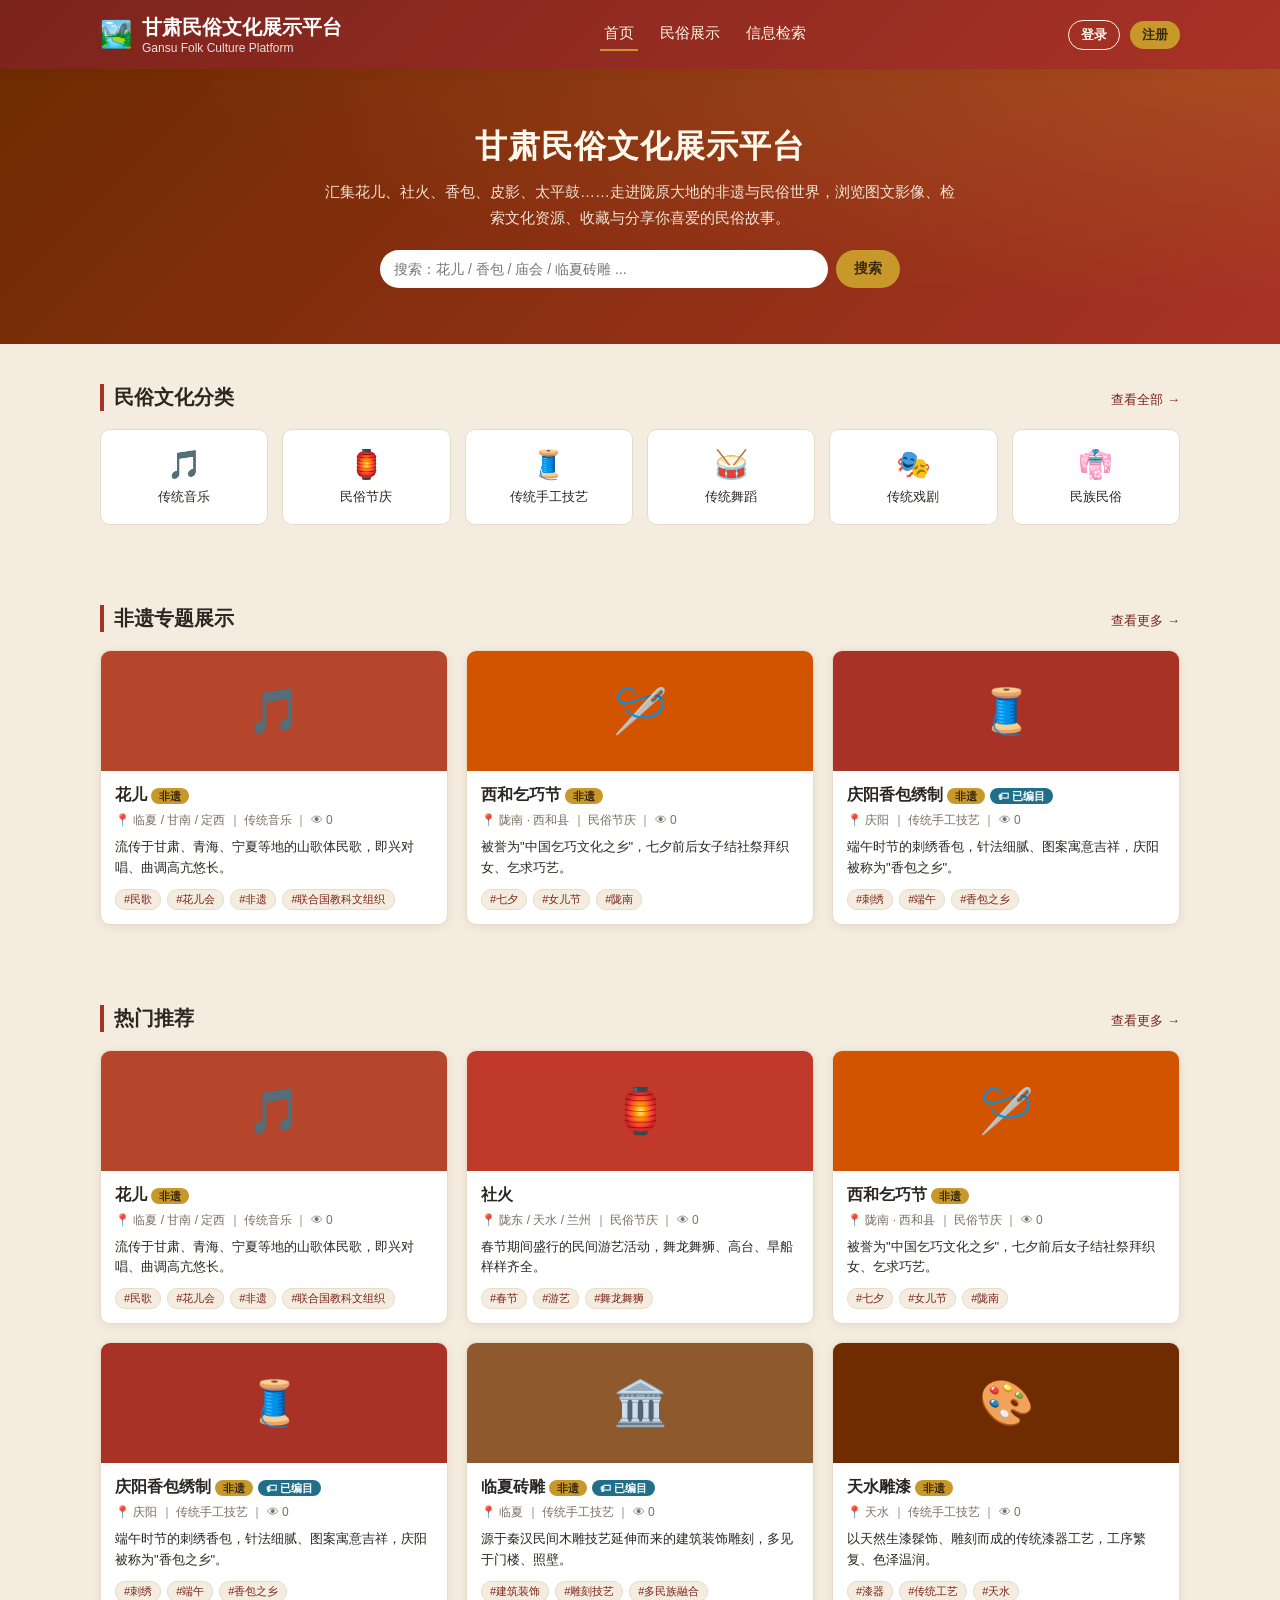
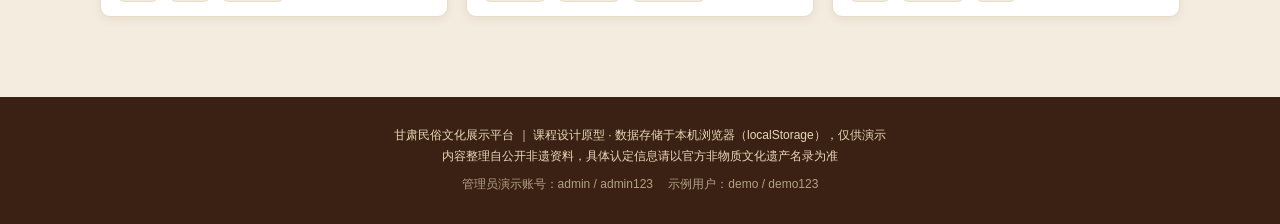
<file: linux-experiment/gansu-folk-culture-platform/index.html>
<!DOCTYPE html>
<html lang="zh-CN">
<head>
<meta charset="UTF-8">
<meta name="viewport" content="width=device-width, initial-scale=1.0">
<title>甘肃民俗文化展示平台 - 首页</title>
<link rel="stylesheet" href="css/style.css">
</head>
<body>
<header class="site-header" id="site-header"></header>

<section class="hero">
  <h1>甘肃民俗文化展示平台</h1>
  <p>汇集花儿、社火、香包、皮影、太平鼓……走进陇原大地的非遗与民俗世界，浏览图文影像、检索文化资源、收藏与分享你喜爱的民俗故事。</p>
  <form class="search-quick" id="quickSearchForm">
    <input type="text" id="quickSearchInput" placeholder="搜索：花儿 / 香包 / 庙会 / 临夏砖雕 ...">
    <button class="btn" type="submit">搜索</button>
  </form>
</section>

<main class="container">

  <div class="section">
    <div class="section-title"><h2>民俗文化分类</h2><a href="browse.html">查看全部 →</a></div>
    <div class="category-grid" id="categoryGrid"></div>
  </div>

  <div class="section">
    <div class="section-title"><h2>非遗专题展示</h2><a href="browse.html?heritage=1">查看更多 →</a></div>
    <div class="card-grid" id="heritageGrid"></div>
  </div>

  <div class="section">
    <div class="section-title"><h2>热门推荐</h2><a href="search.html?sort=views">查看更多 →</a></div>
    <div class="card-grid" id="hotGrid"></div>
  </div>

</main>

<footer class="site-footer" id="site-footer"></footer>

<script src="js/data.js"></script>
<script src="js/app.js"></script>
<script src="js/auth.js"></script>
<script src="js/interactions.js"></script>
<script src="js/catalog.js"></script>
<script>
initLayout('home');

// 分类导航
const categoryGrid = document.getElementById('categoryGrid');
categoryGrid.innerHTML = CATEGORIES.map(c =>
  `<a class="category-card" href="browse.html?cat=${c.id}" style="text-decoration:none;">
     <span class="icon">${c.icon}</span><span class="name">${c.name}</span>
   </a>`).join('');

const published = getResources().filter(r => r.status === 'published');

// 非遗专题
const heritageItems = published.filter(r => r.nonHeritage).slice(0, 3);
document.getElementById('heritageGrid').innerHTML = heritageItems.map(resourceCardHtml).join('') || '<div class="empty-state">暂无内容</div>';

// 热门推荐（按浏览量，浏览量相同则保持原顺序）
const hotItems = [...published].sort((a, b) => (b.views || 0) - (a.views || 0)).slice(0, 6);
document.getElementById('hotGrid').innerHTML = hotItems.map(resourceCardHtml).join('') || '<div class="empty-state">暂无内容</div>';

document.getElementById('quickSearchForm').addEventListener('submit', (e) => {
  e.preventDefault();
  const q = document.getElementById('quickSearchInput').value.trim();
  window.location.href = 'search.html' + (q ? ('?q=' + encodeURIComponent(q)) : '');
});
</script>
</body>
</html>
</file>
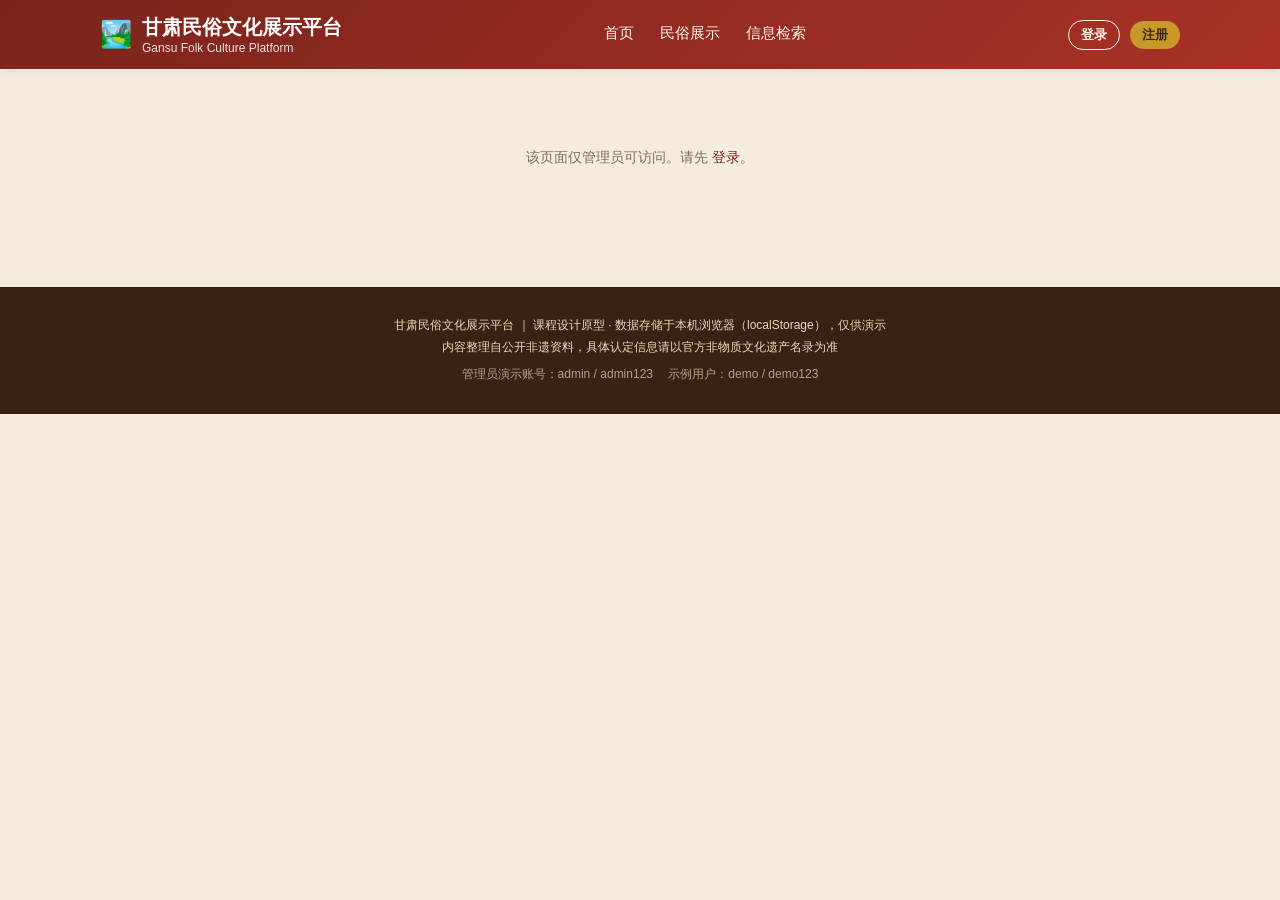
<file: linux-experiment/gansu-folk-culture-platform/admin.html>
<!DOCTYPE html>
<html lang="zh-CN">
<head>
<meta charset="UTF-8">
<meta name="viewport" content="width=device-width, initial-scale=1.0">
<title>管理后台 - 甘肃民俗文化展示平台</title>
<link rel="stylesheet" href="css/style.css">
</head>
<body>
<header class="site-header" id="site-header"></header>

<main class="container">
  <div class="section" id="guardArea"></div>

  <div class="section" id="adminArea" style="display:none;">
    <div class="section-title"><h2>系统管理后台</h2></div>

    <div class="tabs">
      <button class="tab-btn active" data-tab="users">用户管理</button>
      <button class="tab-btn" data-tab="catalog">资源管理（录入/修改/删除）</button>
      <button class="tab-btn" data-tab="rfid">RFID标签管理</button>
      <button class="tab-btn" data-tab="review">内容审核</button>
      <button class="tab-btn" data-tab="logs">系统日志</button>
      <button class="tab-btn" data-tab="backup">数据备份</button>
    </div>

    <div class="tab-panel active" id="tab-users">
      <table class="data-table">
        <thead><tr><th>用户名</th><th>昵称</th><th>角色</th><th>注册时间</th><th>状态</th><th>操作</th></tr></thead>
        <tbody id="userTableBody"></tbody>
      </table>
    </div>

    <!-- 联机编目模块：信息录入 / 信息修改 / 信息删除 -->
    <div class="tab-panel" id="tab-catalog">
      <p style="font-size:13px;color:var(--color-muted);margin-top:0;">联机编目：民俗项目（藏品）信息的录入、修改与删除，删除时将级联清理关联的评论、收藏与RFID标签绑定。</p>

      <div class="form-card" id="resourceFormCard" style="margin:0 0 20px;max-width:100%;display:none;">
        <h3 id="resourceFormTitle" style="margin-top:0;">新增民俗项目</h3>
        <form id="resourceForm">
          <input type="hidden" id="resId">
          <div class="form-group"><label>名称 *</label><input type="text" id="resTitle" required></div>
          <div class="form-group"><label>分类 *</label><select id="resCategory"></select></div>
          <div class="form-group"><label>地区</label><input type="text" id="resRegion" placeholder="如：临夏 / 甘南"></div>
          <div class="form-group"><label>呈现类型</label>
            <select id="resType"><option value="图文">图文</option><option value="文字">文字</option><option value="视频">视频</option></select>
          </div>
          <div class="form-group"><label>非遗级别说明</label><input type="text" id="resHeritage" placeholder="如：国家级 · 第一批（2006年）"></div>
          <div class="form-group"><label>图标 Emoji</label><input type="text" id="resIcon" placeholder="留空则按分类自动取图标"></div>
          <div class="form-group"><label>卡片摘要</label><textarea id="resSummary" style="min-height:60px;"></textarea></div>
          <div class="form-group"><label>详细介绍</label><textarea id="resContent" style="min-height:120px;"></textarea></div>
          <div class="form-group"><label>标签（逗号分隔）</label><input type="text" id="resTags" placeholder="如：非遗,刺绣,端午"></div>
          <div class="form-group"><label><input type="checkbox" id="resNonHeritage" style="width:auto;"> 标记为「非遗专题」</label></div>
          <div class="form-group"><label>发布状态</label>
            <select id="resStatus"><option value="pending">待审核</option><option value="published">已发布</option></select>
          </div>
          <div id="resourceFormAlert"></div>
          <div class="form-actions" style="display:flex;gap:10px;">
            <button class="btn" type="submit" style="width:auto;">保存</button>
            <button class="btn btn-ghost" type="button" id="resourceFormCancel" style="width:auto;">取消</button>
          </div>
        </form>
      </div>

      <div style="margin-bottom:14px;">
        <button class="btn" id="addResourceBtn">+ 新增民俗项目（信息录入）</button>
      </div>

      <table class="data-table">
        <thead><tr><th>名称</th><th>分类</th><th>地区</th><th>状态</th><th>RFID编目</th><th>操作</th></tr></thead>
        <tbody id="resManageTableBody"></tbody>
      </table>
    </div>

    <!-- 联机编目模块：RFID标签管理 -->
    <div class="tab-panel" id="tab-rfid">
      <p style="font-size:13px;color:var(--color-muted);margin-top:0;">为民俗项目（藏品）绑定RFID标签，并可模拟与RFID读写设备之间的写入/读取交互。</p>
      <table class="data-table">
        <thead><tr><th>民俗项目</th><th>标签编号</th><th>绑定时间</th><th>状态</th><th>操作</th></tr></thead>
        <tbody id="rfidTableBody"></tbody>
      </table>
    </div>

    <div class="tab-panel" id="tab-review">
      <table class="data-table">
        <thead><tr><th>标题</th><th>分类</th><th>地区</th><th>状态</th><th>操作</th></tr></thead>
        <tbody id="resTableBody"></tbody>
      </table>
    </div>

    <div class="tab-panel" id="tab-logs">
      <table class="data-table">
        <thead><tr><th>时间</th><th>操作</th><th>详情</th></tr></thead>
        <tbody id="logTableBody"></tbody>
      </table>
    </div>

    <div class="tab-panel" id="tab-backup">
      <div class="form-card" style="margin:0;max-width:520px;">
        <p style="font-size:14px;color:var(--color-muted);">将当前平台的全部数据（用户、民俗文化资源、评论与收藏记录）导出为一份 JSON 文件，便于备份或迁移。</p>
        <button class="btn" id="backupBtn">导出数据备份（JSON）</button>
        <div id="backupAlert" style="margin-top:12px;"></div>
      </div>
    </div>
  </div>
</main>

<footer class="site-footer" id="site-footer"></footer>

<script src="js/data.js"></script>
<script src="js/app.js"></script>
<script src="js/auth.js"></script>
<script src="js/interactions.js"></script>
<script src="js/catalog.js"></script>
<script>
initLayout('');

const me = getCurrentUser();
if (!me || me.role !== 'admin') {
  document.getElementById('guardArea').innerHTML = `<div class="empty-state">该页面仅管理员可访问。${me ? '' : '请先 <a href=\"login.html?next=admin.html\">登录</a>。'}</div>`;
} else {
  document.getElementById('adminArea').style.display = 'block';

  // ---------- 用户管理 ----------
  function renderUsers() {
    const users = getJSON(STORAGE_KEYS.USERS, []);
    document.getElementById('userTableBody').innerHTML = users.map(u => `
      <tr>
        <td>${escapeHtml(u.username)}</td>
        <td>${escapeHtml(u.nickname || '')}</td>
        <td>${u.role === 'admin' ? '管理员' : '注册用户'}</td>
        <td>${escapeHtml(u.registerTime || '')}</td>
        <td class="${u.status === 'active' ? 'status-active' : 'status-disabled'}">${u.status === 'active' ? '正常' : '已禁用'}</td>
        <td>
          ${u.role === 'admin' ? '<span style="color:var(--color-muted);">— </span>' :
            `<button class="btn btn-sm ${u.status === 'active' ? 'btn-danger' : ''}" data-id="${u.id}" data-action="toggle-user">${u.status === 'active' ? '禁用' : '启用'}</button>`}
        </td>
      </tr>`).join('');

    document.querySelectorAll('[data-action="toggle-user"]').forEach(btn => {
      btn.addEventListener('click', () => {
        const users = getJSON(STORAGE_KEYS.USERS, []);
        const u = users.find(x => x.id === btn.dataset.id);
        u.status = u.status === 'active' ? 'disabled' : 'active';
        setJSON(STORAGE_KEYS.USERS, users);
        addLog('用户状态变更', `${me.username} 将 ${u.username} 设为 ${u.status}`);
        renderUsers();
      });
    });
  }
  renderUsers();

  // ---------- 内容审核 ----------
  function renderResources() {
    const list = getResources();
    document.getElementById('resTableBody').innerHTML = list.map(r => `
      <tr>
        <td>${r.icon} ${escapeHtml(r.title)}</td>
        <td>${categoryName(r.category)}</td>
        <td>${escapeHtml(r.region)}</td>
        <td class="${r.status === 'published' ? 'status-published' : 'status-pending'}">${r.status === 'published' ? '已发布' : '待审核'}</td>
        <td>
          ${r.status === 'pending'
            ? `<button class="btn btn-sm" data-id="${r.id}" data-action="approve">审核通过</button>`
            : `<button class="btn btn-sm btn-danger" data-id="${r.id}" data-action="unpublish">下架</button>`}
        </td>
      </tr>`).join('');

    document.querySelectorAll('[data-action="approve"], [data-action="unpublish"]').forEach(btn => {
      btn.addEventListener('click', () => {
        const list = getResources();
        const r = list.find(x => x.id === btn.dataset.id);
        r.status = btn.dataset.action === 'approve' ? 'published' : 'pending';
        saveResources(list);
        addLog('内容审核', `${me.username} 将《${r.title}》设为 ${r.status}`);
        renderResources();
        if (typeof renderResourceManage === 'function') renderResourceManage();
        if (typeof renderLogs === 'function') renderLogs();
      });
    });
  }
  renderResources();

  // ---------- 联机编目：资源管理（信息录入 / 信息修改 / 信息删除） ----------
  const resCategorySelect = document.getElementById('resCategory');
  resCategorySelect.innerHTML = CATEGORIES.map(c => `<option value="${c.id}">${c.icon} ${c.name}</option>`).join('');

  const resourceFormCard = document.getElementById('resourceFormCard');
  const resourceForm = document.getElementById('resourceForm');

  function openResourceForm(resource) {
    resourceFormCard.style.display = 'block';
    document.getElementById('resourceFormAlert').innerHTML = '';
    if (resource) {
      document.getElementById('resourceFormTitle').textContent = '修改民俗项目';
      document.getElementById('resId').value = resource.id;
      document.getElementById('resTitle').value = resource.title;
      document.getElementById('resCategory').value = resource.category;
      document.getElementById('resRegion').value = resource.region || '';
      document.getElementById('resType').value = resource.type || '图文';
      document.getElementById('resHeritage').value = resource.heritage || '';
      document.getElementById('resIcon').value = resource.icon || '';
      document.getElementById('resSummary').value = resource.summary || '';
      document.getElementById('resContent').value = resource.content || '';
      document.getElementById('resTags').value = (resource.tags || []).join(',');
      document.getElementById('resNonHeritage').checked = !!resource.nonHeritage;
      document.getElementById('resStatus').value = resource.status || 'pending';
    } else {
      document.getElementById('resourceFormTitle').textContent = '新增民俗项目';
      resourceForm.reset();
      document.getElementById('resId').value = '';
    }
    resourceFormCard.scrollIntoView({ behavior: 'smooth', block: 'start' });
  }

  document.getElementById('addResourceBtn').addEventListener('click', () => openResourceForm(null));
  document.getElementById('resourceFormCancel').addEventListener('click', () => { resourceFormCard.style.display = 'none'; });

  resourceForm.addEventListener('submit', (e) => {
    e.preventDefault();
    const payload = {
      title: document.getElementById('resTitle').value,
      category: document.getElementById('resCategory').value,
      region: document.getElementById('resRegion').value,
      type: document.getElementById('resType').value,
      heritage: document.getElementById('resHeritage').value,
      icon: document.getElementById('resIcon').value,
      summary: document.getElementById('resSummary').value,
      content: document.getElementById('resContent').value,
      tags: document.getElementById('resTags').value,
      nonHeritage: document.getElementById('resNonHeritage').checked,
      status: document.getElementById('resStatus').value
    };
    const id = document.getElementById('resId').value;
    const result = id ? adminUpdateResource(id, payload) : adminAddResource(payload);
    const alertBox = document.getElementById('resourceFormAlert');
    if (!result.ok) {
      alertBox.innerHTML = `<div class="alert alert-error">${escapeHtml(result.msg)}</div>`;
      return;
    }
    resourceFormCard.style.display = 'none';
    renderResourceManage();
    renderResources();
    renderRfidTable();
    renderLogs();
  });

  function renderResourceManage() {
    const list = getResources();
    document.getElementById('resManageTableBody').innerHTML = list.length ? list.map(r => {
      const tag = getRfidByFolkId(r.id);
      const rfidCell = tag
        ? `🏷 ${escapeHtml(tag.tagCode)}（${rfidStatusLabel(tag.status)}）`
        : '<span style="color:var(--color-muted);">未绑定</span>';
      return `
      <tr>
        <td>${r.icon} ${escapeHtml(r.title)}</td>
        <td>${categoryName(r.category)}</td>
        <td>${escapeHtml(r.region)}</td>
        <td class="${r.status === 'published' ? 'status-published' : 'status-pending'}">${r.status === 'published' ? '已发布' : '待审核'}</td>
        <td>${rfidCell}</td>
        <td>
          <button class="btn btn-sm" data-id="${r.id}" data-action="edit-res">修改</button>
          <button class="btn btn-sm btn-danger" data-id="${r.id}" data-action="delete-res">删除</button>
        </td>
      </tr>`;
    }).join('') : '<tr><td colspan="6" style="text-align:center;color:var(--color-muted);">暂无民俗项目，请先录入</td></tr>';

    document.querySelectorAll('[data-action="edit-res"]').forEach(btn => {
      btn.addEventListener('click', () => openResourceForm(getResourceById(btn.dataset.id)));
    });
    document.querySelectorAll('[data-action="delete-res"]').forEach(btn => {
      btn.addEventListener('click', () => {
        const r = getResourceById(btn.dataset.id);
        if (!confirm(`确定删除民俗项目《${r.title}》吗？关联的评论、收藏与RFID标签绑定将一并删除，此操作不可恢复。`)) return;
        const result = adminDeleteResource(btn.dataset.id);
        if (!result.ok) { alert(result.msg); return; }
        renderResourceManage();
        renderResources();
        renderRfidTable();
        renderLogs();
      });
    });
  }
  renderResourceManage();

  // ---------- 联机编目：RFID标签管理 ----------
  function renderRfidTable() {
    const list = getResources();
    document.getElementById('rfidTableBody').innerHTML = list.length ? list.map(r => {
      const tag = getRfidByFolkId(r.id);
      if (!tag) {
        return `
        <tr>
          <td>${r.icon} ${escapeHtml(r.title)}</td>
          <td colspan="2" style="color:var(--color-muted);">未绑定</td>
          <td>—</td>
          <td><button class="btn btn-sm" data-id="${r.id}" data-action="bind-rfid">绑定标签</button></td>
        </tr>`;
      }
      return `
      <tr>
        <td>${r.icon} ${escapeHtml(r.title)}</td>
        <td>${escapeHtml(tag.tagCode)}</td>
        <td>${escapeHtml(tag.createTime)}</td>
        <td>
          <select data-id="${r.id}" data-action="status-rfid" style="padding:4px 8px;border:1px solid var(--color-border);border-radius:6px;">
            <option value="active" ${tag.status === 'active' ? 'selected' : ''}>正常</option>
            <option value="lost" ${tag.status === 'lost' ? 'selected' : ''}>挂失</option>
            <option value="disabled" ${tag.status === 'disabled' ? 'selected' : ''}>停用</option>
          </select>
        </td>
        <td>
          <button class="btn btn-sm" data-id="${r.id}" data-action="scan-rfid">模拟读取</button>
          <button class="btn btn-sm btn-danger" data-id="${r.id}" data-action="unbind-rfid">解绑</button>
        </td>
      </tr>`;
    }).join('') : '<tr><td colspan="5" style="text-align:center;color:var(--color-muted);">暂无民俗项目</td></tr>';

    document.querySelectorAll('[data-action="bind-rfid"]').forEach(btn => {
      btn.addEventListener('click', () => {
        const r = getResourceById(btn.dataset.id);
        const suggested = generateTagCode();
        const code = prompt(`为《${r.title}》绑定RFID标签编号（留空则使用自动生成的编号）：`, suggested);
        if (code === null) return; // 用户取消
        const result = bindRfidTag(btn.dataset.id, code);
        if (!result.ok) { alert(result.msg); return; }
        renderRfidTable();
        renderResourceManage();
        renderLogs();
      });
    });
    document.querySelectorAll('[data-action="unbind-rfid"]').forEach(btn => {
      btn.addEventListener('click', () => {
        if (!confirm('确定解绑该RFID标签吗？')) return;
        const result = unbindRfidTag(btn.dataset.id);
        if (!result.ok) { alert(result.msg); return; }
        renderRfidTable();
        renderResourceManage();
        renderLogs();
      });
    });
    document.querySelectorAll('[data-action="status-rfid"]').forEach(sel => {
      sel.addEventListener('change', () => {
        setRfidStatus(sel.dataset.id, sel.value);
        renderRfidTable();
        renderResourceManage();
        renderLogs();
      });
    });
    document.querySelectorAll('[data-action="scan-rfid"]').forEach(btn => {
      btn.addEventListener('click', () => {
        const result = simulateRfidScan(btn.dataset.id);
        if (!result.ok) { alert(result.msg); return; }
        alert(`模拟RFID设备读取成功\n标签编号：${result.tag.tagCode}\n关联藏品：${result.resource.title}\n设备状态：${result.deviceOk ? '正常' : '异常'}`);
        renderLogs();
      });
    });
  }
  renderRfidTable();

  // ---------- 系统日志 ----------
  function renderLogs() {
    const logs = getJSON(STORAGE_KEYS.LOGS, []);
    document.getElementById('logTableBody').innerHTML = logs.length ? logs.slice(0, 100).map(l => `
      <tr><td>${escapeHtml(l.time)}</td><td>${escapeHtml(l.action)}</td><td>${escapeHtml(l.detail || '')}</td></tr>
    `).join('') : '<tr><td colspan="3" style="text-align:center;color:var(--color-muted);">暂无日志</td></tr>';
  }
  renderLogs();

  // ---------- 数据备份 ----------
  document.getElementById('backupBtn').addEventListener('click', () => {
    const dump = {
      exportedAt: new Date().toISOString(),
      users: getJSON(STORAGE_KEYS.USERS, []),
      resources: getJSON(STORAGE_KEYS.RESOURCES, []),
      interactions: getJSON(STORAGE_KEYS.INTERACTIONS, {}),
      rfid: getJSON(STORAGE_KEYS.RFID, []),
      logs: getJSON(STORAGE_KEYS.LOGS, [])
    };
    const blob = new Blob([JSON.stringify(dump, null, 2)], { type: 'application/json' });
    const a = document.createElement('a');
    a.href = URL.createObjectURL(blob);
    a.download = 'gfcp_backup_' + new Date().toISOString().slice(0, 10) + '.json';
    document.body.appendChild(a);
    a.click();
    document.body.removeChild(a);
    addLog('数据备份', me.username + ' 导出了数据备份');
    document.getElementById('backupAlert').innerHTML = `<div class="alert alert-success">备份文件已生成并开始下载</div>`;
    renderLogs();
  });

  // Tabs
  document.querySelectorAll('.tab-btn').forEach(btn => {
    btn.addEventListener('click', () => {
      document.querySelectorAll('.tab-btn').forEach(b => b.classList.remove('active'));
      document.querySelectorAll('.tab-panel').forEach(p => p.classList.remove('active'));
      btn.classList.add('active');
      document.getElementById('tab-' + btn.dataset.tab).classList.add('active');
      if (btn.dataset.tab === 'logs') renderLogs();
      if (btn.dataset.tab === 'catalog') renderResourceManage();
      if (btn.dataset.tab === 'rfid') renderRfidTable();
      if (btn.dataset.tab === 'review') renderResources();
    });
  });
}
</script>
</body>
</html>
</file>
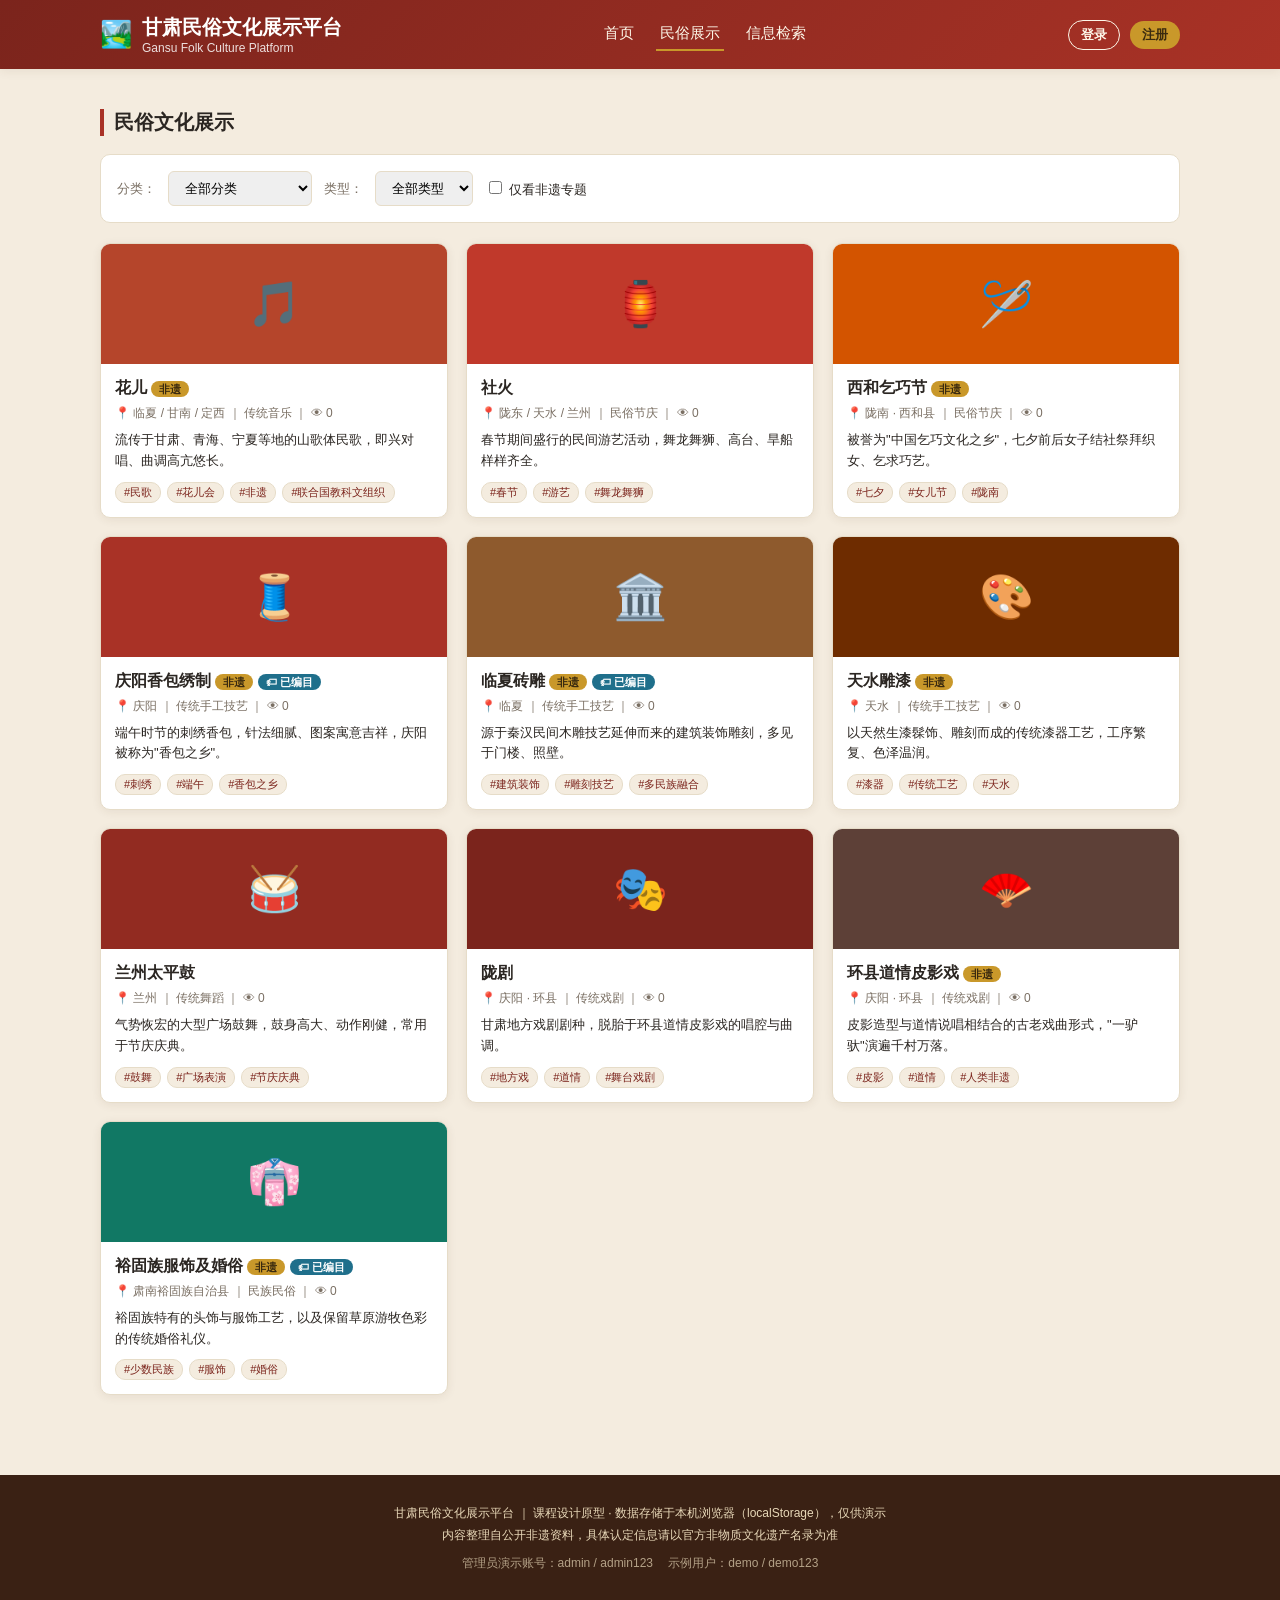
<file: linux-experiment/gansu-folk-culture-platform/browse.html>
<!DOCTYPE html>
<html lang="zh-CN">
<head>
<meta charset="UTF-8">
<meta name="viewport" content="width=device-width, initial-scale=1.0">
<title>民俗文化展示 - 甘肃民俗文化展示平台</title>
<link rel="stylesheet" href="css/style.css">
</head>
<body>
<header class="site-header" id="site-header"></header>

<main class="container">
  <div class="section">
    <div class="section-title"><h2 id="pageTitle">民俗文化展示</h2></div>

    <div class="filter-bar">
      <label style="font-size:13px;color:var(--color-muted);">分类：</label>
      <select id="catSelect">
        <option value="">全部分类</option>
      </select>
      <label style="font-size:13px;color:var(--color-muted);">类型：</label>
      <select id="typeSelect">
        <option value="">全部类型</option>
        <option value="图文">图文</option>
        <option value="文字">文字</option>
        <option value="视频">视频</option>
      </select>
      <label style="font-size:13px;"><input type="checkbox" id="heritageOnly"> 仅看非遗专题</label>
    </div>

    <div class="card-grid" id="resultGrid"></div>
  </div>
</main>

<footer class="site-footer" id="site-footer"></footer>

<script src="js/data.js"></script>
<script src="js/app.js"></script>
<script src="js/auth.js"></script>
<script src="js/interactions.js"></script>
<script src="js/catalog.js"></script>
<script>
initLayout('browse');

const params = new URLSearchParams(window.location.search);
const catSelect = document.getElementById('catSelect');
const typeSelect = document.getElementById('typeSelect');
const heritageOnly = document.getElementById('heritageOnly');

catSelect.innerHTML += CATEGORIES.map(c => `<option value="${c.id}">${c.icon} ${c.name}</option>`).join('');

if (params.get('cat')) catSelect.value = params.get('cat');
if (params.get('heritage') === '1') heritageOnly.checked = true;

function render() {
  let list = getResources().filter(r => r.status === 'published');
  if (catSelect.value) list = list.filter(r => r.category === catSelect.value);
  if (typeSelect.value) list = list.filter(r => r.type === typeSelect.value);
  if (heritageOnly.checked) list = list.filter(r => r.nonHeritage);

  document.getElementById('pageTitle').textContent = catSelect.value
    ? `民俗文化展示 - ${categoryName(catSelect.value)}`
    : '民俗文化展示';

  const grid = document.getElementById('resultGrid');
  grid.innerHTML = list.length
    ? list.map(resourceCardHtml).join('')
    : '<div class="empty-state">该分类下暂无内容</div>';
}

[catSelect, typeSelect, heritageOnly].forEach(el => el.addEventListener('change', render));
render();
</script>
</body>
</html>
</file>
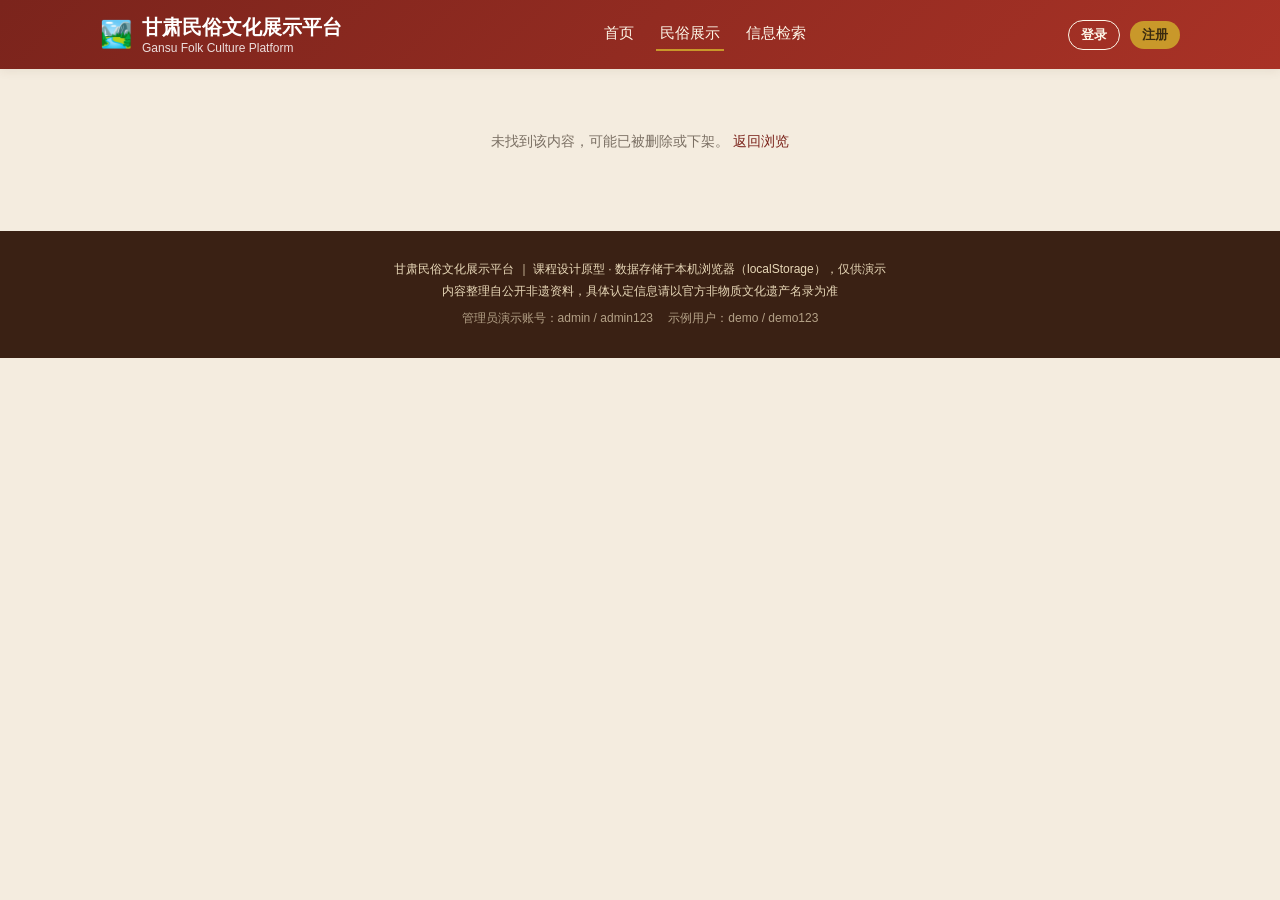
<file: linux-experiment/gansu-folk-culture-platform/detail.html>
<!DOCTYPE html>
<html lang="zh-CN">
<head>
<meta charset="UTF-8">
<meta name="viewport" content="width=device-width, initial-scale=1.0">
<title>详情 - 甘肃民俗文化展示平台</title>
<link rel="stylesheet" href="css/style.css">
</head>
<body>
<header class="site-header" id="site-header"></header>

<main class="container" id="mainArea" style="padding-top:24px;">
  <div class="empty-state" id="notFound" style="display:none;">未找到该内容，可能已被删除或下架。 <a href="browse.html">返回浏览</a></div>

  <div id="detailRoot" style="display:none;">
    <div class="detail-hero">
      <div class="thumb-big" id="thumbBig"></div>
      <div class="info">
        <h1 id="rTitle"></h1>
        <div class="meta-row">
          <span id="rRegion"></span>
          <span id="rCategory"></span>
          <span id="rType"></span>
          <span id="rViews"></span>
        </div>
        <div id="rBadges"></div>
        <div class="detail-actions">
          <button class="btn" id="favBtn">☆ 收藏</button>
          <button class="btn btn-outline" id="shareBtn" style="background:transparent;border:1px solid var(--color-primary);color:var(--color-primary);">分享</button>
        </div>
        <div class="catalog-info" id="catalogInfo" style="display:none;"></div>
      </div>
    </div>

    <div class="content-block">
      <p id="rContent" style="white-space:pre-line;"></p>
      <div class="tags" id="rTags" style="margin-top:14px;"></div>
    </div>

    <div class="content-block">
      <h3 style="margin-top:0;">评论 (<span id="commentCount">0</span>)</h3>
      <div id="commentList"></div>
      <div class="comment-form">
        <textarea id="commentInput" placeholder="写下你的看法（需登录）..."></textarea>
        <button class="btn" id="commentSubmit">发表</button>
      </div>
    </div>
  </div>
</main>

<footer class="site-footer" id="site-footer"></footer>

<script src="js/data.js"></script>
<script src="js/app.js"></script>
<script src="js/auth.js"></script>
<script src="js/interactions.js"></script>
<script src="js/catalog.js"></script>
<script>
initLayout('browse');

const params = new URLSearchParams(window.location.search);
const id = params.get('id');
const resource = id ? getResourceById(id) : null;

if (!resource) {
  document.getElementById('notFound').style.display = 'block';
} else {
  bumpViews(id);
  const r = getResourceById(id); // 重新取一次以拿到+1后的浏览量

  document.getElementById('detailRoot').style.display = 'block';
  document.title = r.title + ' - 甘肃民俗文化展示平台';
  document.getElementById('thumbBig').style.background = r.color;
  document.getElementById('thumbBig').textContent = r.icon;
  document.getElementById('rTitle').textContent = r.title;
  document.getElementById('rRegion').textContent = '📍 ' + r.region;
  document.getElementById('rCategory').textContent = categoryIcon(r.category) + ' ' + categoryName(r.category);
  document.getElementById('rType').textContent = '🗂 ' + r.type;
  document.getElementById('rViews').textContent = '👁 浏览 ' + r.views;
  document.getElementById('rContent').textContent = r.content;
  document.getElementById('rTags').innerHTML = (r.tags || []).map(t => `<span class="tag">#${escapeHtml(t)}</span>`).join('');
  document.getElementById('rBadges').innerHTML =
    (r.nonHeritage ? `<span class="badge-heritage">非遗</span> ` : '') +
    (r.heritage ? `<span class="tag">${escapeHtml(r.heritage)}</span>` : '');

  function renderFavBtn() {
    const fav = isFavorited(id);
    const btn = document.getElementById('favBtn');
    btn.textContent = fav ? '★ 已收藏' : '☆ 收藏';
    btn.style.background = fav ? 'var(--color-primary)' : '';
    btn.style.color = fav ? '#fff' : '';
  }
  renderFavBtn();
  document.getElementById('favBtn').addEventListener('click', () => {
    const result = toggleFavorite(id);
    if (result !== null) renderFavBtn();
  });
  document.getElementById('shareBtn').addEventListener('click', () => shareResource(id, r.title));

  // 联机编目信息：若该藏品已绑定RFID标签，则展示编目信息
  const rfidTag = getRfidByFolkId(id);
  if (rfidTag) {
    document.getElementById('catalogInfo').style.display = 'flex';
    document.getElementById('catalogInfo').innerHTML =
      `<span>🏷 馆藏编目标签：<strong>${escapeHtml(rfidTag.tagCode)}</strong></span>` +
      `<span>编目时间：${escapeHtml(rfidTag.createTime)}</span>` +
      `<span>标签状态：${escapeHtml(rfidStatusLabel(rfidTag.status))}</span>`;
  }

  function renderComments() {
    const list = getCommentsForResource(id);
    document.getElementById('commentCount').textContent = list.length;
    const me = getCurrentUser();
    document.getElementById('commentList').innerHTML = list.length ? list.map(c => `
      <div class="comment-item">
        <div class="c-head">
          <span>${escapeHtml(c.username)} · ${c.time}</span>
          ${me && (me.id === c.userId || me.role === 'admin') ? `<a href="#" data-id="${c.id}" class="del-comment" style="color:#c0392b;">删除</a>` : ''}
        </div>
        <div class="c-body">${escapeHtml(c.content)}</div>
      </div>`).join('') : '<div class="empty-state">还没有评论，来说两句吧</div>';

    document.querySelectorAll('.del-comment').forEach(a => {
      a.addEventListener('click', (e) => {
        e.preventDefault();
        if (confirm('确定删除这条评论吗？')) {
          deleteComment(a.dataset.id);
          renderComments();
        }
      });
    });
  }
  renderComments();

  document.getElementById('commentSubmit').addEventListener('click', () => {
    const input = document.getElementById('commentInput');
    const c = addComment(id, input.value);
    if (c) { input.value = ''; renderComments(); }
  });
}
</script>
</body>
</html>
</file>
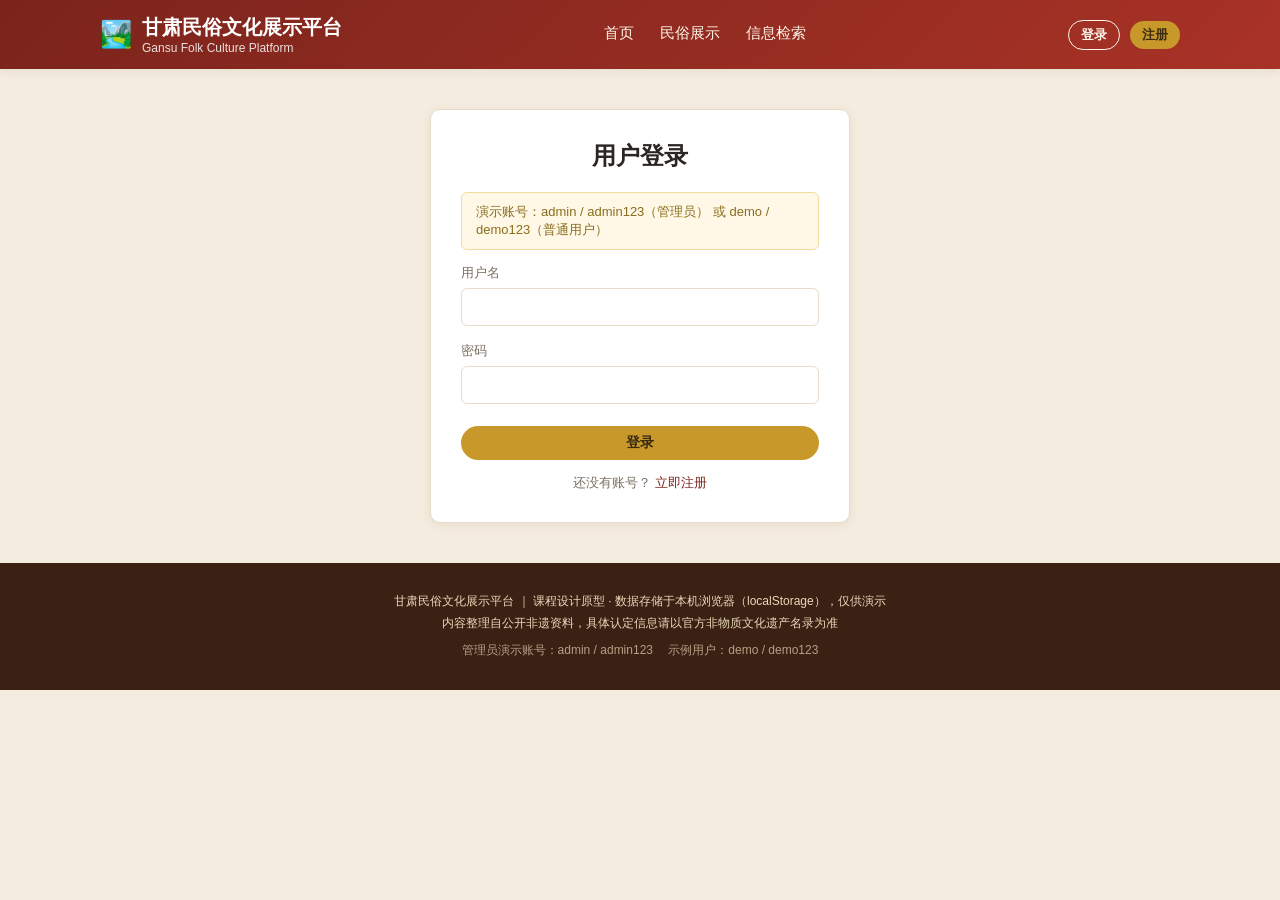
<file: linux-experiment/gansu-folk-culture-platform/login.html>
<!DOCTYPE html>
<html lang="zh-CN">
<head>
<meta charset="UTF-8">
<meta name="viewport" content="width=device-width, initial-scale=1.0">
<title>登录 - 甘肃民俗文化展示平台</title>
<link rel="stylesheet" href="css/style.css">
</head>
<body>
<header class="site-header" id="site-header"></header>

<main class="container">
  <div class="form-card">
    <h2>用户登录</h2>
    <div id="alertBox"></div>
    <div class="alert alert-info">演示账号：admin / admin123（管理员） 或 demo / demo123（普通用户）</div>
    <form id="loginForm">
      <div class="form-group">
        <label>用户名</label>
        <input type="text" id="username" required>
      </div>
      <div class="form-group">
        <label>密码</label>
        <input type="password" id="password" required>
      </div>
      <div class="form-actions">
        <button class="btn" type="submit">登录</button>
      </div>
    </form>
    <div class="form-hint">还没有账号？ <a href="register.html">立即注册</a></div>
  </div>
</main>

<footer class="site-footer" id="site-footer"></footer>

<script src="js/data.js"></script>
<script src="js/app.js"></script>
<script src="js/auth.js"></script>
<script src="js/interactions.js"></script>
<script>
initLayout('');

document.getElementById('loginForm').addEventListener('submit', (e) => {
  e.preventDefault();
  const username = document.getElementById('username').value;
  const password = document.getElementById('password').value;
  const result = loginUser({ username, password });
  const box = document.getElementById('alertBox');
  if (result.ok) {
    box.innerHTML = `<div class="alert alert-success">登录成功，正在跳转...</div>`;
    const params = new URLSearchParams(window.location.search);
    const next = params.get('next');
    setTimeout(() => { window.location.href = next || 'index.html'; }, 500);
  } else {
    box.innerHTML = `<div class="alert alert-error">${escapeHtml(result.msg)}</div>`;
  }
});
</script>
</body>
</html>
</file>
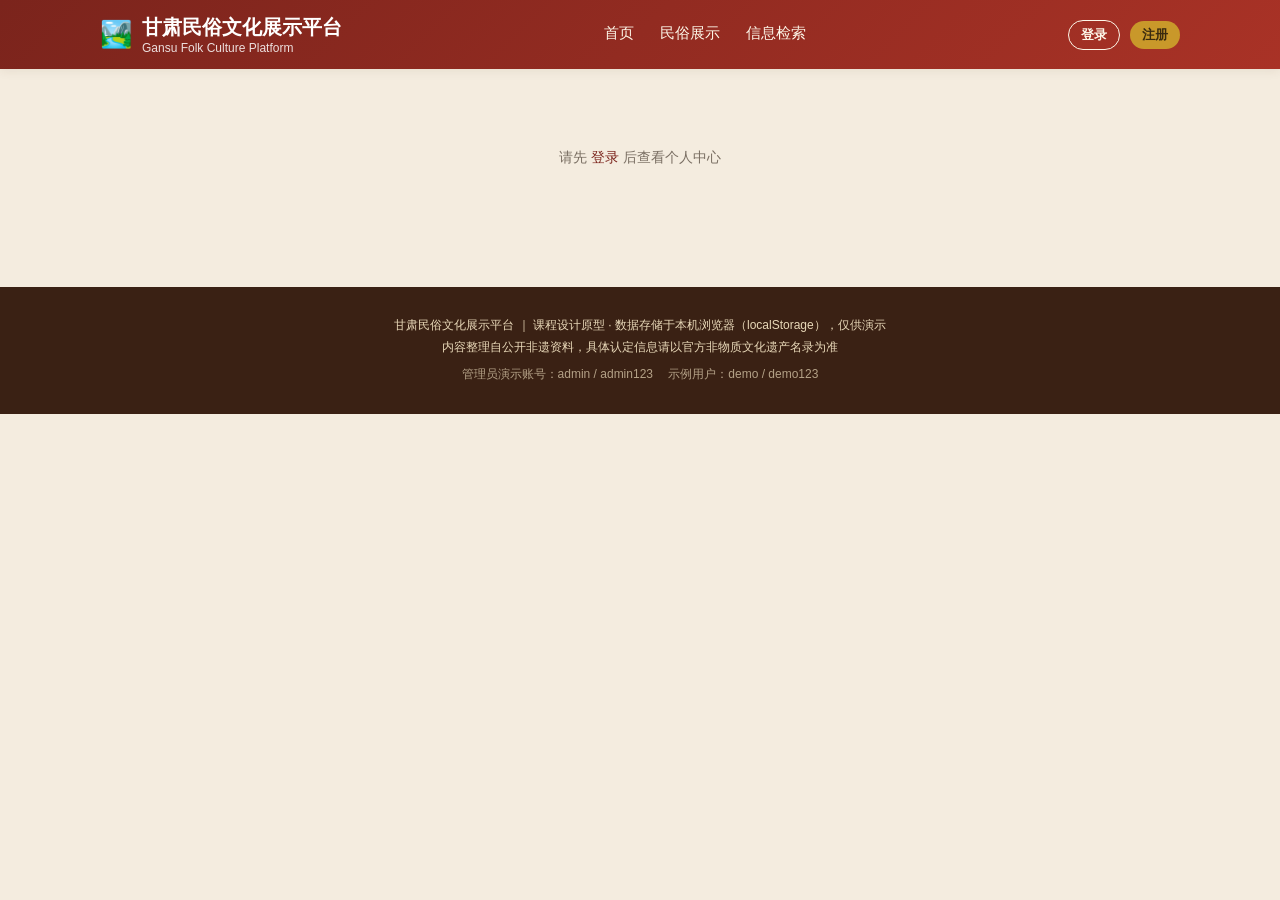
<file: linux-experiment/gansu-folk-culture-platform/profile.html>
<!DOCTYPE html>
<html lang="zh-CN">
<head>
<meta charset="UTF-8">
<meta name="viewport" content="width=device-width, initial-scale=1.0">
<title>个人中心 - 甘肃民俗文化展示平台</title>
<link rel="stylesheet" href="css/style.css">
</head>
<body>
<header class="site-header" id="site-header"></header>

<main class="container">
  <div class="section" id="guardArea"></div>

  <div class="section" id="profileArea" style="display:none;">
    <div class="section-title"><h2>个人中心</h2></div>

    <div class="tabs">
      <button class="tab-btn active" data-tab="info">基本信息</button>
      <button class="tab-btn" data-tab="favorites">我的收藏</button>
      <button class="tab-btn" data-tab="comments">我的评论</button>
    </div>

    <div class="tab-panel active" id="tab-info">
      <div class="form-card" style="margin:0;">
        <div id="infoAlert"></div>
        <form id="infoForm">
          <div class="form-group"><label>用户名</label><input type="text" id="usernameDisplay" disabled></div>
          <div class="form-group"><label>角色</label><input type="text" id="roleDisplay" disabled></div>
          <div class="form-group"><label>注册时间</label><input type="text" id="timeDisplay" disabled></div>
          <div class="form-group"><label>昵称</label><input type="text" id="nicknameInput"></div>
          <div class="form-actions"><button class="btn" type="submit">保存昵称</button></div>
        </form>
      </div>
    </div>

    <div class="tab-panel" id="tab-favorites">
      <div class="card-grid" id="favGrid"></div>
    </div>

    <div class="tab-panel" id="tab-comments">
      <div id="myCommentsList"></div>
    </div>
  </div>
</main>

<footer class="site-footer" id="site-footer"></footer>

<script src="js/data.js"></script>
<script src="js/app.js"></script>
<script src="js/auth.js"></script>
<script src="js/interactions.js"></script>
<script src="js/catalog.js"></script>
<script>
initLayout('');

const me = getCurrentUser();
if (!me) {
  document.getElementById('guardArea').innerHTML = `<div class="empty-state">请先 <a href="login.html?next=profile.html">登录</a> 后查看个人中心</div>`;
} else {
  document.getElementById('profileArea').style.display = 'block';
  document.getElementById('usernameDisplay').value = me.username;
  document.getElementById('roleDisplay').value = me.role === 'admin' ? '管理员' : '注册用户';
  document.getElementById('timeDisplay').value = me.registerTime;
  document.getElementById('nicknameInput').value = me.nickname || '';

  document.getElementById('infoForm').addEventListener('submit', (e) => {
    e.preventDefault();
    updateProfile(me.id, { nickname: document.getElementById('nicknameInput').value.trim() || me.username });
    document.getElementById('infoAlert').innerHTML = `<div class="alert alert-success">已保存，刷新页面后导航栏昵称将更新</div>`;
  });

  // 我的收藏
  const favs = getFavoritesForUser(me.id);
  const favResources = favs.map(f => getResourceById(f.resourceId)).filter(Boolean);
  document.getElementById('favGrid').innerHTML = favResources.length
    ? favResources.map(resourceCardHtml).join('')
    : '<div class="empty-state">还没有收藏任何内容，去 <a href="browse.html">民俗展示</a> 看看吧</div>';

  // 我的评论
  function renderMyComments() {
    const comments = getCommentsForUser(me.id);
    document.getElementById('myCommentsList').innerHTML = comments.length ? comments.map(c => {
      const r = getResourceById(c.resourceId);
      return `<div class="comment-item">
        <div class="c-head">
          <span>评论于《<a href="detail.html?id=${c.resourceId}">${escapeHtml(r ? r.title : '已删除内容')}</a>》 · ${c.time}</span>
          <a href="#" data-id="${c.id}" class="del-my-comment" style="color:#c0392b;">删除</a>
        </div>
        <div class="c-body">${escapeHtml(c.content)}</div>
      </div>`;
    }).join('') : '<div class="empty-state">还没有发表过评论</div>';

    document.querySelectorAll('.del-my-comment').forEach(a => {
      a.addEventListener('click', (e) => {
        e.preventDefault();
        if (confirm('确定删除这条评论吗？')) { deleteComment(a.dataset.id); renderMyComments(); }
      });
    });
  }
  renderMyComments();

  // Tabs
  document.querySelectorAll('.tab-btn').forEach(btn => {
    btn.addEventListener('click', () => {
      document.querySelectorAll('.tab-btn').forEach(b => b.classList.remove('active'));
      document.querySelectorAll('.tab-panel').forEach(p => p.classList.remove('active'));
      btn.classList.add('active');
      document.getElementById('tab-' + btn.dataset.tab).classList.add('active');
    });
  });
}
</script>
</body>
</html>
</file>
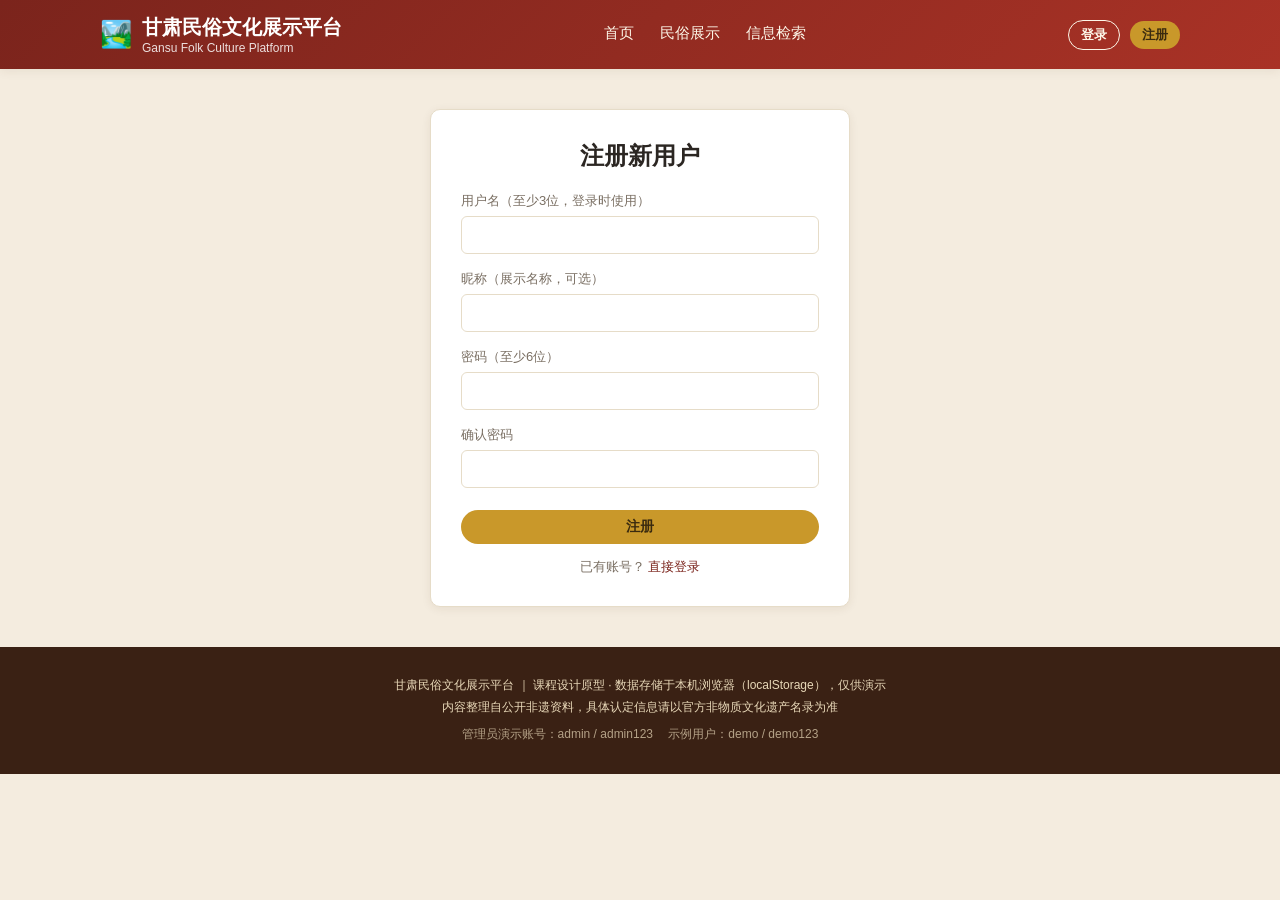
<file: linux-experiment/gansu-folk-culture-platform/register.html>
<!DOCTYPE html>
<html lang="zh-CN">
<head>
<meta charset="UTF-8">
<meta name="viewport" content="width=device-width, initial-scale=1.0">
<title>注册 - 甘肃民俗文化展示平台</title>
<link rel="stylesheet" href="css/style.css">
</head>
<body>
<header class="site-header" id="site-header"></header>

<main class="container">
  <div class="form-card">
    <h2>注册新用户</h2>
    <div id="alertBox"></div>
    <form id="registerForm">
      <div class="form-group">
        <label>用户名（至少3位，登录时使用）</label>
        <input type="text" id="username" required>
      </div>
      <div class="form-group">
        <label>昵称（展示名称，可选）</label>
        <input type="text" id="nickname">
      </div>
      <div class="form-group">
        <label>密码（至少6位）</label>
        <input type="password" id="password" required>
      </div>
      <div class="form-group">
        <label>确认密码</label>
        <input type="password" id="password2" required>
      </div>
      <div class="form-actions">
        <button class="btn" type="submit">注册</button>
      </div>
    </form>
    <div class="form-hint">已有账号？ <a href="login.html">直接登录</a></div>
  </div>
</main>

<footer class="site-footer" id="site-footer"></footer>

<script src="js/data.js"></script>
<script src="js/app.js"></script>
<script src="js/auth.js"></script>
<script src="js/interactions.js"></script>
<script>
initLayout('');

document.getElementById('registerForm').addEventListener('submit', (e) => {
  e.preventDefault();
  const username = document.getElementById('username').value;
  const nickname = document.getElementById('nickname').value;
  const password = document.getElementById('password').value;
  const password2 = document.getElementById('password2').value;
  const box = document.getElementById('alertBox');

  if (password !== password2) {
    box.innerHTML = `<div class="alert alert-error">两次输入的密码不一致</div>`;
    return;
  }
  const result = registerUser({ username, password, nickname });
  if (result.ok) {
    setSession(result.user.id);
    box.innerHTML = `<div class="alert alert-success">注册成功，正在跳转...</div>`;
    setTimeout(() => { window.location.href = 'index.html'; }, 500);
  } else {
    box.innerHTML = `<div class="alert alert-error">${escapeHtml(result.msg)}</div>`;
  }
});
</script>
</body>
</html>
</file>
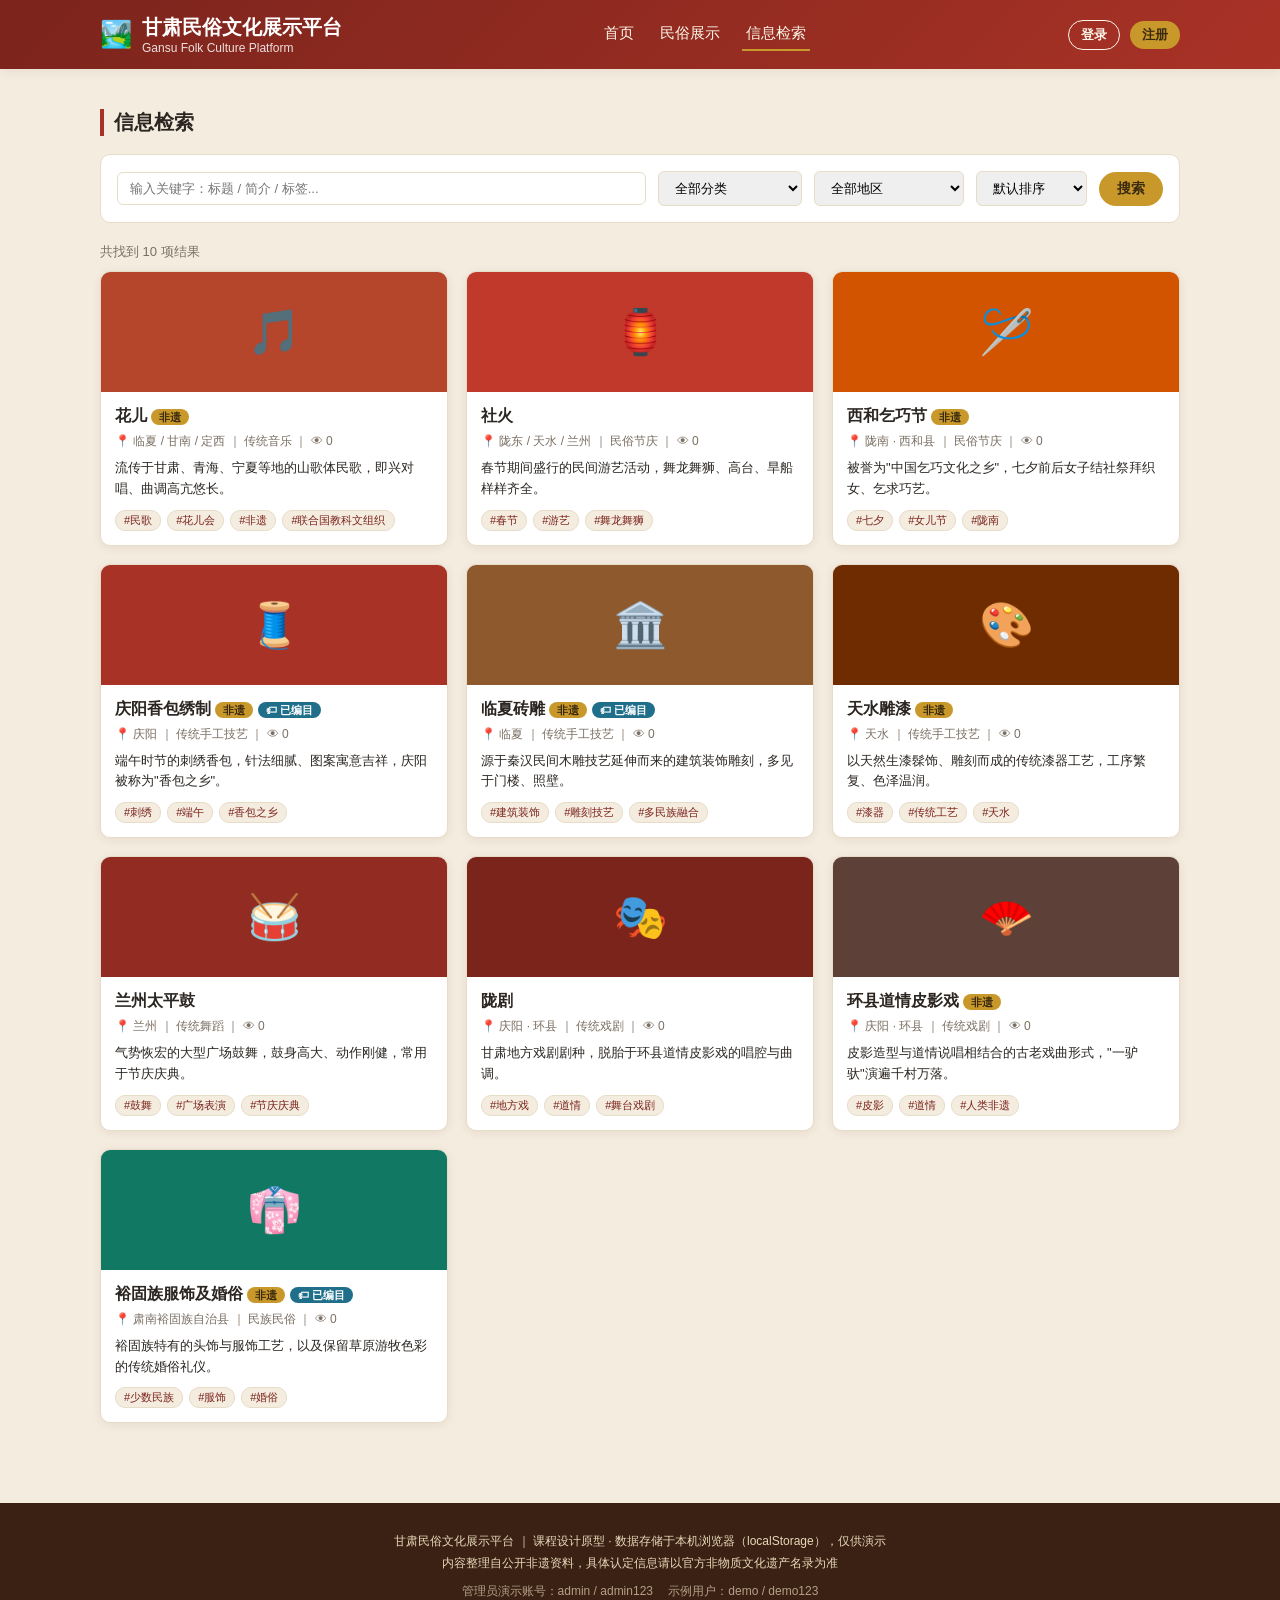
<file: linux-experiment/gansu-folk-culture-platform/search.html>
<!DOCTYPE html>
<html lang="zh-CN">
<head>
<meta charset="UTF-8">
<meta name="viewport" content="width=device-width, initial-scale=1.0">
<title>信息检索 - 甘肃民俗文化展示平台</title>
<link rel="stylesheet" href="css/style.css">
</head>
<body>
<header class="site-header" id="site-header"></header>

<main class="container">
  <div class="section">
    <div class="section-title"><h2>信息检索</h2></div>

    <div class="filter-bar">
      <input type="text" id="kw" placeholder="输入关键字：标题 / 简介 / 标签...">
      <select id="catSelect"><option value="">全部分类</option></select>
      <select id="regionSelect"><option value="">全部地区</option></select>
      <select id="sortSelect">
        <option value="default">默认排序</option>
        <option value="views">按热度排序</option>
        <option value="latest">按最新排序</option>
      </select>
      <button class="btn" id="searchBtn">搜索</button>
    </div>

    <div id="resultInfo" style="margin-bottom:10px;font-size:13px;color:var(--color-muted);"></div>
    <div class="card-grid" id="resultGrid"></div>
  </div>
</main>

<footer class="site-footer" id="site-footer"></footer>

<script src="js/data.js"></script>
<script src="js/app.js"></script>
<script src="js/auth.js"></script>
<script src="js/interactions.js"></script>
<script src="js/catalog.js"></script>
<script>
initLayout('search');

const params = new URLSearchParams(window.location.search);
const catSelect = document.getElementById('catSelect');
const regionSelect = document.getElementById('regionSelect');
const sortSelect = document.getElementById('sortSelect');
const kwInput = document.getElementById('kw');

catSelect.innerHTML += CATEGORIES.map(c => `<option value="${c.id}">${c.icon} ${c.name}</option>`).join('');

const allRegions = [...new Set(getResources().map(r => r.region))];
regionSelect.innerHTML += allRegions.map(r => `<option value="${r}">${r}</option>`).join('');

if (params.get('q')) kwInput.value = params.get('q');
if (params.get('sort')) sortSelect.value = params.get('sort');

function runSearch() {
  const kw = kwInput.value.trim().toLowerCase();
  let list = getResources().filter(r => r.status === 'published');

  if (kw) {
    list = list.filter(r =>
      r.title.toLowerCase().includes(kw) ||
      r.summary.toLowerCase().includes(kw) ||
      r.content.toLowerCase().includes(kw) ||
      (r.tags || []).some(t => t.toLowerCase().includes(kw)) ||
      r.region.toLowerCase().includes(kw)
    );
  }
  if (catSelect.value) list = list.filter(r => r.category === catSelect.value);
  if (regionSelect.value) list = list.filter(r => r.region === regionSelect.value);

  if (sortSelect.value === 'views') {
    list = [...list].sort((a, b) => (b.views || 0) - (a.views || 0));
  } else if (sortSelect.value === 'latest') {
    list = [...list].reverse();
  }

  document.getElementById('resultInfo').textContent = `共找到 ${list.length} 项结果`;
  document.getElementById('resultGrid').innerHTML = list.length
    ? list.map(resourceCardHtml).join('')
    : '<div class="empty-state">没有找到匹配的内容，换个关键字试试</div>';
}

document.getElementById('searchBtn').addEventListener('click', runSearch);
kwInput.addEventListener('keydown', (e) => { if (e.key === 'Enter') runSearch(); });
[catSelect, regionSelect, sortSelect].forEach(el => el.addEventListener('change', runSearch));

runSearch();
</script>
</body>
</html>
</file>
<file: linux-experiment/gansu-folk-culture-platform/css/style.css>
/* ===================== 甘肃民俗文化展示平台 - 全站样式 ===================== */
:root {
  --color-primary: #a93226;     /* 赭红 - 主色 */
  --color-primary-dark: #7b241c;
  --color-gold: #c9982a;        /* 金黄 - 点缀色，呼应丝路/敦煌色彩 */
  --color-sand: #f4ecdf;        /* 沙黄 - 背景底色 */
  --color-ink: #2b2622;         /* 墨色 - 正文文字 */
  --color-muted: #7a6f63;
  --color-card: #ffffff;
  --color-border: #e6dcc8;
  --radius: 10px;
  --shadow: 0 2px 10px rgba(80, 50, 20, 0.08);
}

* { box-sizing: border-box; }
html, body {
  margin: 0; padding: 0;
  font-family: "PingFang SC", "Microsoft YaHei", "Noto Sans SC", sans-serif;
  background: var(--color-sand);
  color: var(--color-ink);
}
a { color: var(--color-primary-dark); text-decoration: none; }
a:hover { text-decoration: underline; }
img { max-width: 100%; }

.container {
  max-width: 1120px;
  margin: 0 auto;
  padding: 0 20px;
}

/* ---------- 顶部导航 ---------- */
header.site-header {
  background: linear-gradient(135deg, var(--color-primary-dark), var(--color-primary));
  color: #fff;
  box-shadow: var(--shadow);
  position: sticky; top: 0; z-index: 100;
}
.nav-bar {
  display: flex;
  align-items: center;
  justify-content: space-between;
  padding: 14px 20px;
  max-width: 1120px;
  margin: 0 auto;
  flex-wrap: wrap;
  gap: 10px;
}
.brand {
  display: flex; align-items: center; gap: 10px;
  font-size: 20px; font-weight: 700; color: #fff;
}
.brand .brand-icon { font-size: 26px; }
.brand small { display: block; font-size: 12px; font-weight: 400; opacity: .85; }

.nav-links {
  display: flex; align-items: center; gap: 18px; flex-wrap: wrap;
}
.nav-links a {
  color: #fdf6e8; font-size: 15px; padding: 6px 4px; border-bottom: 2px solid transparent;
}
.nav-links a:hover, .nav-links a.active {
  text-decoration: none; border-bottom: 2px solid var(--color-gold);
}
.nav-user {
  display: flex; align-items: center; gap: 10px; font-size: 14px;
}
.nav-user .pill {
  background: rgba(255,255,255,0.15);
  padding: 4px 10px; border-radius: 20px;
}
.btn {
  display: inline-block;
  padding: 8px 18px;
  border-radius: 20px;
  border: none;
  cursor: pointer;
  font-size: 14px;
  background: var(--color-gold);
  color: #3a2a0f;
  font-weight: 600;
  transition: opacity .15s;
}
.btn:hover { opacity: .85; text-decoration: none; }
.btn.btn-outline {
  background: transparent;
  border: 1px solid #fdf6e8;
  color: #fdf6e8;
}
.btn.btn-ghost {
  background: transparent;
  color: var(--color-primary-dark);
  border: 1px solid var(--color-border);
}
.btn.btn-danger { background: #c0392b; color: #fff; }
.btn.btn-sm { padding: 5px 12px; font-size: 13px; }

/* ---------- Hero / 横幅 ---------- */
.hero {
  background: radial-gradient(ellipse at top right, rgba(201,152,42,.25), transparent 60%), linear-gradient(135deg, #6e2c00, var(--color-primary));
  color: #fff8ec;
  padding: 56px 20px;
  text-align: center;
}
.hero h1 { font-size: 32px; margin: 0 0 10px; letter-spacing: 1px; }
.hero p { font-size: 15px; opacity: .9; max-width: 640px; margin: 0 auto 20px; line-height: 1.7; }
.hero .search-quick {
  max-width: 520px; margin: 0 auto; display: flex; gap: 8px;
}
.hero .search-quick input {
  flex: 1; padding: 11px 14px; border-radius: 20px; border: none; font-size: 14px;
}

/* ---------- 通用卡片/区块 ---------- */
.section { padding: 40px 0; }
.section-title {
  display: flex; align-items: baseline; justify-content: space-between;
  margin-bottom: 18px;
}
.section-title h2 { font-size: 20px; margin: 0; border-left: 4px solid var(--color-primary); padding-left: 10px; }
.section-title a { font-size: 13px; }

.category-grid {
  display: grid;
  grid-template-columns: repeat(6, 1fr);
  gap: 14px;
}
@media (max-width: 800px) { .category-grid { grid-template-columns: repeat(3, 1fr); } }
.category-card {
  background: var(--color-card);
  border: 1px solid var(--color-border);
  border-radius: var(--radius);
  text-align: center;
  padding: 18px 8px;
  cursor: pointer;
  transition: transform .15s, box-shadow .15s;
}
.category-card:hover { transform: translateY(-3px); box-shadow: var(--shadow); }
.category-card .icon { font-size: 28px; display: block; margin-bottom: 6px; }
.category-card .name { font-size: 13px; color: var(--color-ink); }

.card-grid {
  display: grid;
  grid-template-columns: repeat(3, 1fr);
  gap: 18px;
}
@media (max-width: 900px) { .card-grid { grid-template-columns: repeat(2, 1fr); } }
@media (max-width: 600px) { .card-grid { grid-template-columns: 1fr; } }

.res-card {
  background: var(--color-card);
  border: 1px solid var(--color-border);
  border-radius: var(--radius);
  overflow: hidden;
  box-shadow: var(--shadow);
  display: flex; flex-direction: column;
  transition: transform .15s;
}
.res-card:hover { transform: translateY(-3px); }
.res-card .thumb {
  height: 120px;
  display: flex; align-items: center; justify-content: center;
  font-size: 44px;
  color: #fff;
}
.res-card .body { padding: 14px; flex: 1; display: flex; flex-direction: column; }
.res-card .body h3 { margin: 0 0 6px; font-size: 16px; }
.res-card .meta { font-size: 12px; color: var(--color-muted); margin-bottom: 8px; }
.res-card .summary { font-size: 13px; color: var(--color-ink); line-height: 1.6; flex: 1; }
.res-card .tags { margin-top: 10px; display: flex; gap: 6px; flex-wrap: wrap; }
.tag {
  font-size: 11px; padding: 2px 8px; border-radius: 10px;
  background: var(--color-sand); color: var(--color-primary-dark); border: 1px solid var(--color-border);
}
.badge-heritage {
  font-size: 11px; background: var(--color-gold); color: #3a2a0f; padding: 2px 8px; border-radius: 10px; font-weight: 600;
}
.badge-pending {
  font-size: 11px; background: #f5b041; color: #3a2a0f; padding: 2px 8px; border-radius: 10px; font-weight: 600;
}
.badge-rfid {
  font-size: 11px; background: #1f6f8b; color: #fff; padding: 2px 8px; border-radius: 10px; font-weight: 600;
}
.catalog-info {
  background: var(--color-sand); border: 1px solid var(--color-border); border-radius: var(--radius);
  padding: 12px 16px; font-size: 13px; color: var(--color-ink); margin-top: 14px; display: flex; gap: 16px; flex-wrap: wrap; align-items: center;
}

/* ---------- 表单 ---------- */
.form-card {
  background: var(--color-card);
  border: 1px solid var(--color-border);
  border-radius: var(--radius);
  padding: 30px;
  max-width: 420px;
  margin: 40px auto;
  box-shadow: var(--shadow);
}
.form-card h2 { text-align: center; margin-top: 0; }
.form-group { margin-bottom: 16px; }
.form-group label { display: block; font-size: 13px; margin-bottom: 6px; color: var(--color-muted); }
.form-group input, .form-group select, .form-group textarea {
  width: 100%; padding: 10px 12px; border: 1px solid var(--color-border); border-radius: 6px; font-size: 14px;
}
.form-actions { margin-top: 22px; }
.form-actions .btn { width: 100%; }
.form-hint { text-align: center; font-size: 13px; margin-top: 14px; color: var(--color-muted); }
.alert {
  padding: 10px 14px; border-radius: 6px; font-size: 13px; margin-bottom: 14px;
}
.alert-error { background: #fdecea; color: #c0392b; border: 1px solid #f5c6c0; }
.alert-success { background: #eafaf1; color: #1e8449; border: 1px solid #b9e4c9; }
.alert-info { background: #fff8e6; color: #8a6d1d; border: 1px solid #f1dca0; }

/* ---------- 检索/筛选 ---------- */
.filter-bar {
  background: var(--color-card);
  border: 1px solid var(--color-border);
  border-radius: var(--radius);
  padding: 16px;
  display: flex; gap: 12px; flex-wrap: wrap; align-items: center;
  margin-bottom: 20px;
}
.filter-bar input, .filter-bar select {
  padding: 8px 12px; border: 1px solid var(--color-border); border-radius: 6px; font-size: 13px;
}
.filter-bar input[type="text"] { flex: 1; min-width: 180px; }

/* ---------- 详情页 ---------- */
.detail-hero {
  display: flex; gap: 24px; align-items: flex-start; flex-wrap: wrap;
  background: var(--color-card); border: 1px solid var(--color-border); border-radius: var(--radius);
  padding: 24px; box-shadow: var(--shadow); margin-bottom: 20px;
}
.detail-hero .thumb-big {
  width: 180px; height: 180px; border-radius: var(--radius);
  display: flex; align-items: center; justify-content: center; font-size: 80px; color: #fff; flex-shrink: 0;
}
.detail-hero .info { flex: 1; min-width: 240px; }
.detail-hero h1 { margin: 0 0 8px; }
.detail-hero .meta-row { display: flex; gap: 10px; flex-wrap: wrap; margin: 10px 0; font-size: 13px; color: var(--color-muted); }
.detail-actions { display: flex; gap: 10px; margin-top: 16px; flex-wrap: wrap; }

.content-block {
  background: var(--color-card); border: 1px solid var(--color-border); border-radius: var(--radius);
  padding: 24px; box-shadow: var(--shadow); margin-bottom: 20px; line-height: 1.9; font-size: 15px;
}

.comment-item {
  border-bottom: 1px solid var(--color-border); padding: 12px 0;
}
.comment-item .c-head { display: flex; justify-content: space-between; font-size: 13px; color: var(--color-muted); }
.comment-item .c-body { margin-top: 4px; font-size: 14px; }
.comment-form { display: flex; gap: 8px; margin-top: 14px; }
.comment-form textarea { flex: 1; min-height: 44px; padding: 8px 12px; border: 1px solid var(--color-border); border-radius: 6px; }

/* ---------- 表格（管理后台） ---------- */
table.data-table {
  width: 100%; border-collapse: collapse; background: var(--color-card);
  border-radius: var(--radius); overflow: hidden; box-shadow: var(--shadow);
}
table.data-table th, table.data-table td {
  text-align: left; padding: 10px 12px; font-size: 13px; border-bottom: 1px solid var(--color-border);
}
table.data-table th { background: var(--color-sand); color: var(--color-primary-dark); }
.status-active { color: #1e8449; font-weight: 600; }
.status-disabled { color: #c0392b; font-weight: 600; }
.status-published { color: #1e8449; font-weight: 600; }
.status-pending { color: #b9770e; font-weight: 600; }

.tabs { display: flex; gap: 8px; margin-bottom: 16px; }
.tab-btn {
  padding: 8px 16px; border-radius: 20px; border: 1px solid var(--color-border);
  background: var(--color-card); cursor: pointer; font-size: 13px;
}
.tab-btn.active { background: var(--color-primary); color: #fff; border-color: var(--color-primary); }
.tab-panel { display: none; }
.tab-panel.active { display: block; }

.empty-state { text-align: center; color: var(--color-muted); padding: 40px 0; font-size: 14px; }

/* ---------- 页脚 ---------- */
footer.site-footer {
  background: #3a2114; color: #e8d8b8; padding: 28px 20px; text-align: center; font-size: 12px; margin-top: 40px; line-height: 1.8;
}
footer.site-footer a { color: #f0d999; }
</file>
